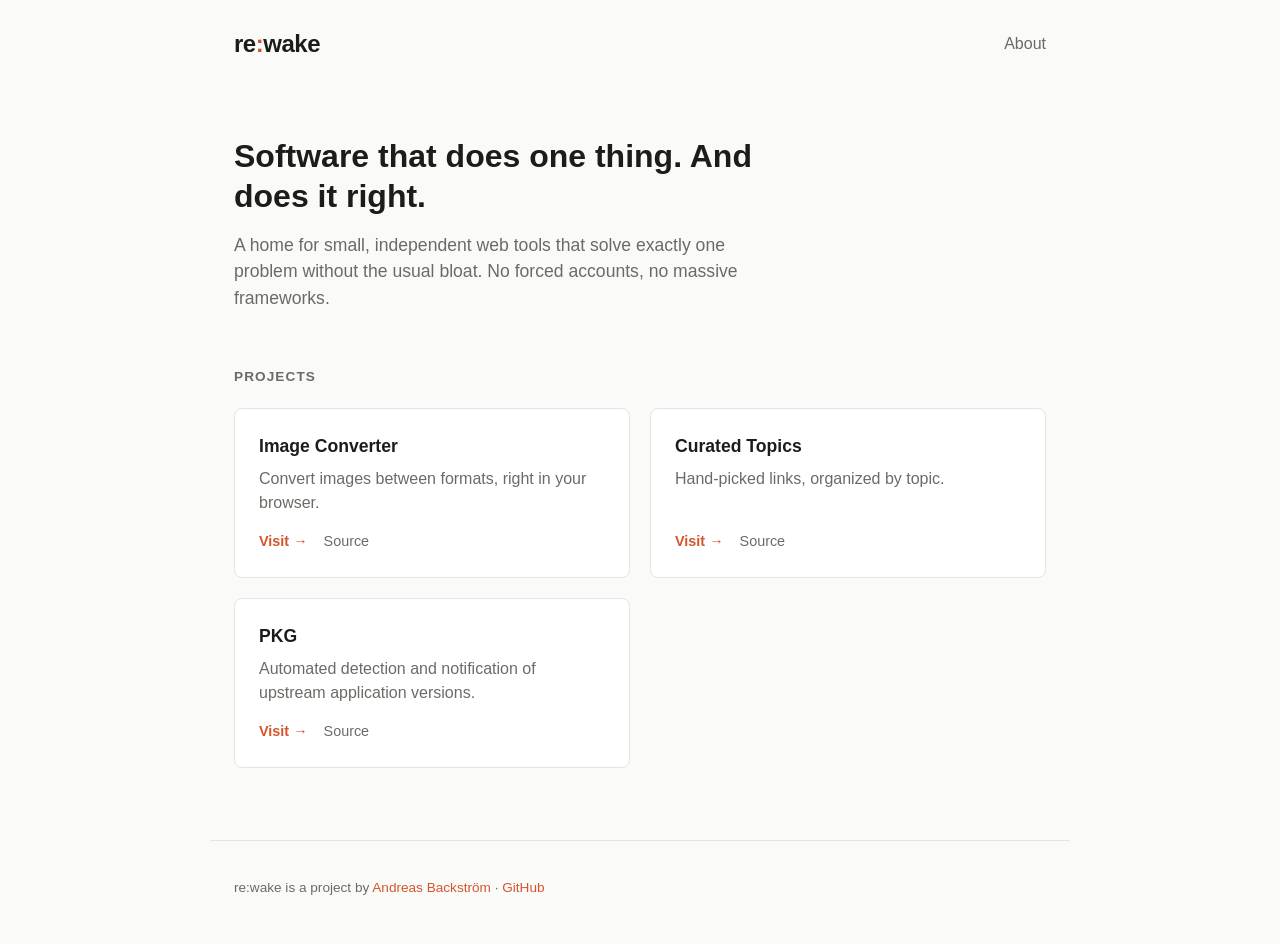
<file: index.html>
<!DOCTYPE html>
<html lang="en">
<head>
  <meta charset="UTF-8">
  <meta name="viewport" content="width=device-width, initial-scale=1.0">
  <title>re:wake — software that do one thing right</title>
  <meta name="description" content="re:wake builds small, focused tools that do one thing and do it right. No bloat, no feature creep.">
  <link rel="icon" href="assets/favicon.svg" type="image/svg+xml">
  <link rel="stylesheet" href="css/style.css">
</head>
<body>
  <header class="site-header">
    <a class="wordmark" href="/">re<span class="colon">:</span>wake</a>
    <nav class="site-nav"><a href="/about/">About</a></nav>
  </header>

  <main>
    <section class="hero">
      <h1>Software that does one thing. And does it right.</h1>
      <p class="lede">A home for small, independent web tools that solve exactly one problem without the usual bloat. No forced accounts, no massive frameworks.</p>
    </section>

    <section class="projects">
      <h2>Projects</h2>
      <div class="project-grid">
        <article class="project-card">
          <h3><a href="https://converter.rewake.org">Image Converter</a></h3>
          <p>Convert images between formats, right in your browser.</p>
          <div class="card-links">
            <a class="visit-link" href="https://converter.rewake.org">Visit →</a>
            <a class="source-link" href="https://github.com/Mozzo1000/image-converter">Source</a>
          </div>
        </article>

        <article class="project-card">
          <h3><a href="https://links.rewake.org">Curated Topics</a></h3>
          <p>Hand-picked links, organized by topic.</p>
          <div class="card-links">
            <a class="visit-link" href="https://links.rewake.org">Visit →</a>
            <a class="source-link" href="https://github.com/Mozzo1000/curated-topics">Source</a>
          </div>
        </article>

        <article class="project-card">
          <h3><a href="https://pkg.rewake.org">PKG</a></h3>
          <p>Automated detection and notification of upstream application versions.</p>
          <div class="card-links">
            <a class="visit-link" href="https://pkg.rewake.org">Visit →</a>
            <a class="source-link" href="https://github.com/Mozzo1000/pkg">Source</a>
          </div>
        </article>
      </div>
    </section>
  </main>

  <footer class="site-footer">
    <p>re:wake is a project by <a href="https://andreasbackstrom.se">Andreas Backström</a> &middot; <a href="https://github.com/Mozzo1000">GitHub</a></p>
  </footer>
</body>
</html>
</file>
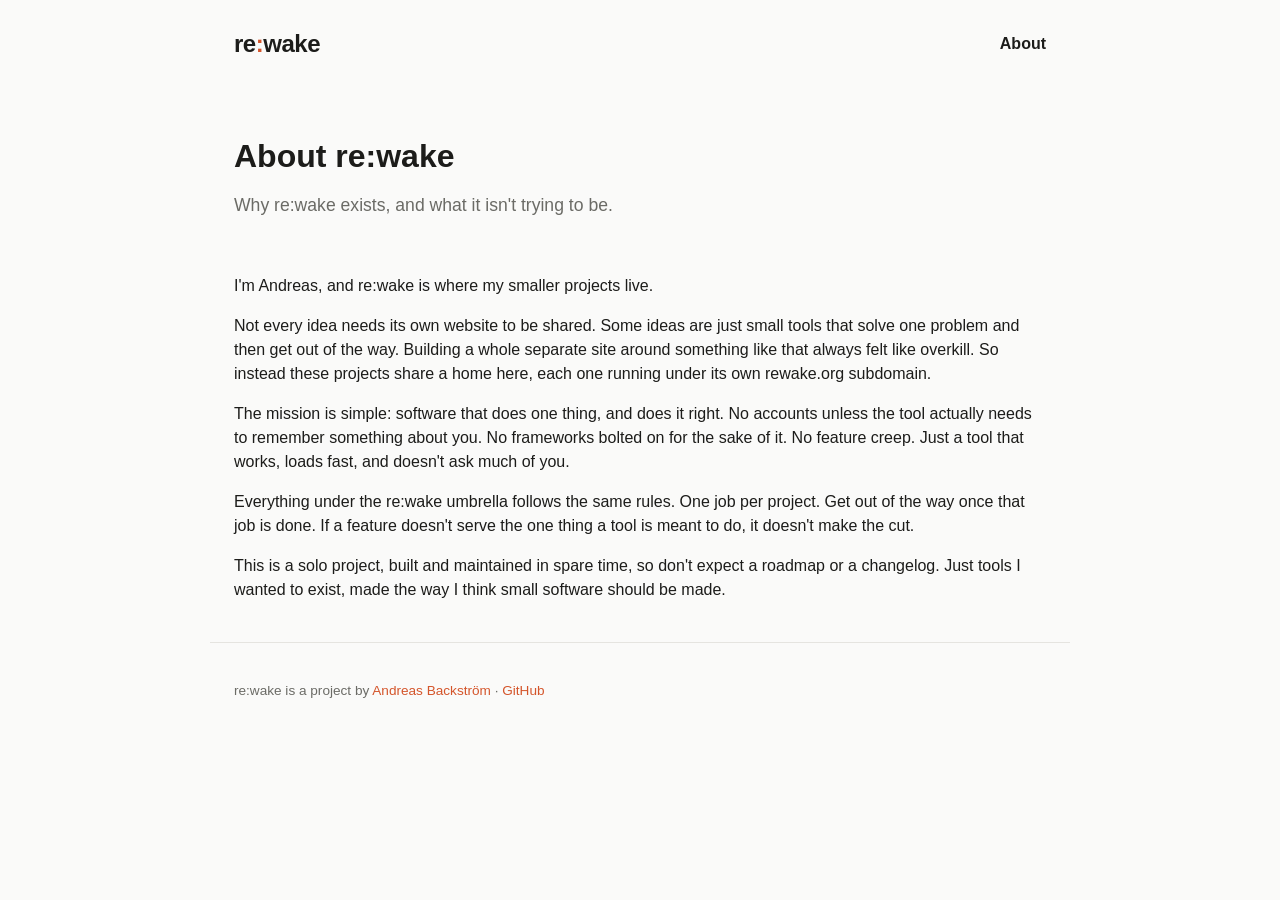
<file: about/index.html>
<!DOCTYPE html>
<html lang="en">
<head>
  <meta charset="UTF-8">
  <meta name="viewport" content="width=device-width, initial-scale=1.0">
  <title>About — re:wake</title>
  <meta name="description" content="re:wake is a home for small projects that don't need their own domain or website.">
  <link rel="icon" href="/assets/favicon.svg" type="image/svg+xml">
  <link rel="stylesheet" href="/css/style.css">
</head>
<body>
  <header class="site-header">
    <a class="wordmark" href="/">re<span class="colon">:</span>wake</a>
    <nav class="site-nav"><a href="/about/" aria-current="page">About</a></nav>
  </header>

  <main>
    <section class="hero">
      <h1>About re:wake</h1>
      <p class="lede">Why re:wake exists, and what it isn't trying to be.</p>
    </section>

    <section class="about-body">
      <p>I'm Andreas, and re:wake is where my smaller projects live.</p>
      <p>Not every idea needs its own website to be shared. Some ideas are just small tools that solve one problem and then get out of the way. Building a whole separate site around something like that always felt like overkill. So instead these projects share a home here, each one running under its own rewake.org subdomain.</p>
      <p>The mission is simple: software that does one thing, and does it right. No accounts unless the tool actually needs to remember something about you. No frameworks bolted on for the sake of it. No feature creep. Just a tool that works, loads fast, and doesn't ask much of you.</p>
      <p>Everything under the re:wake umbrella follows the same rules. One job per project. Get out of the way once that job is done. If a feature doesn't serve the one thing a tool is meant to do, it doesn't make the cut.</p>
      <p>This is a solo project, built and maintained in spare time, so don't expect a roadmap or a changelog. Just tools I wanted to exist, made the way I think small software should be made.</p>
    </section>
  </main>

  <footer class="site-footer">
    <p>re:wake is a project by <a href="https://andreasbackstrom.se">Andreas Backström</a> &middot; <a href="https://github.com/Mozzo1000">GitHub</a></p>
  </footer>
</body>
</html>
</file>
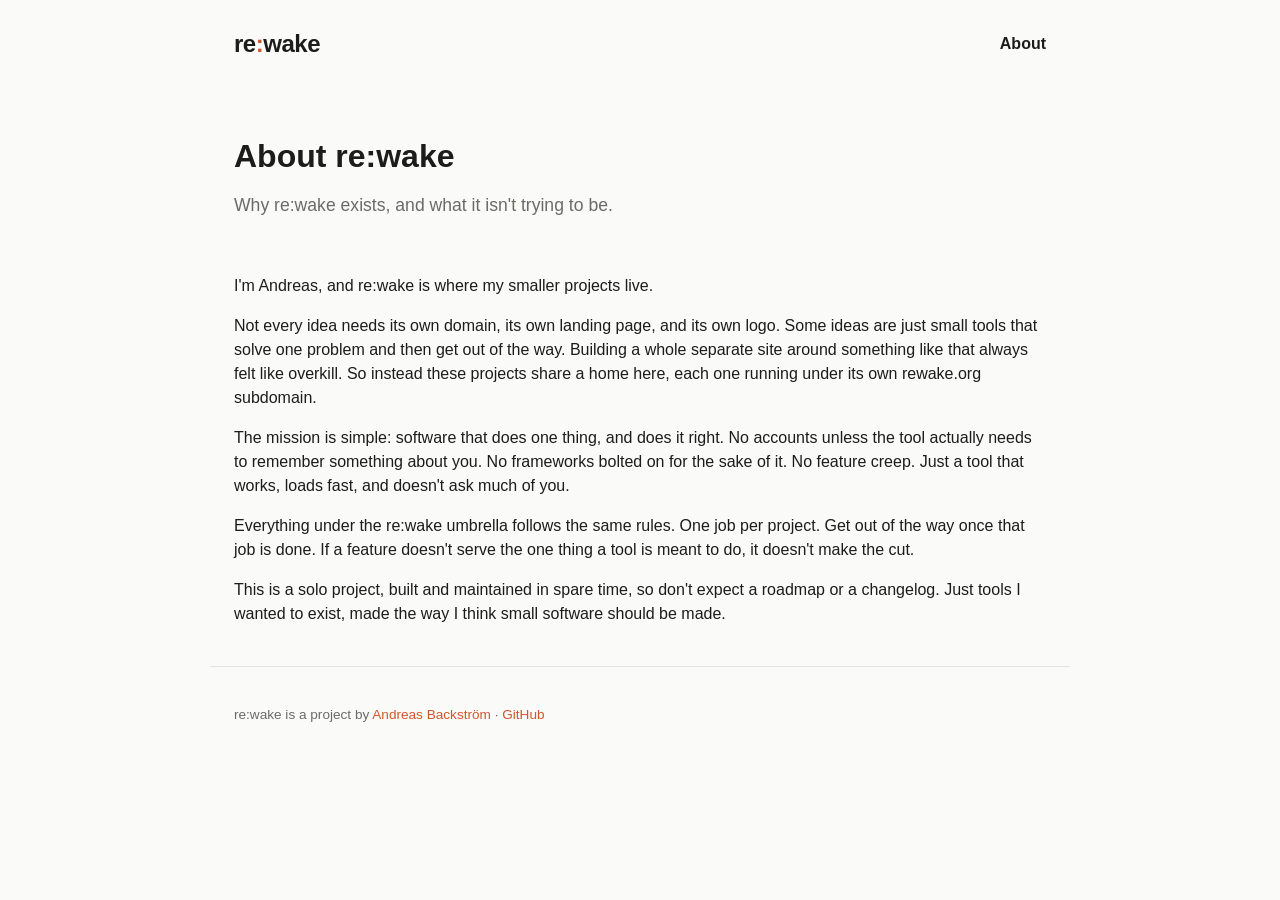
<file: about.html>
<!DOCTYPE html>
<html lang="en">
<head>
  <meta charset="UTF-8">
  <meta name="viewport" content="width=device-width, initial-scale=1.0">
  <title>About — re:wake</title>
  <meta name="description" content="re:wake is a home for small projects that don't need their own domain or website.">
  <link rel="icon" href="assets/favicon.svg" type="image/svg+xml">
  <link rel="stylesheet" href="css/style.css">
</head>
<body>
  <header class="site-header">
    <a class="wordmark" href="/">re<span class="colon">:</span>wake</a>
    <nav class="site-nav"><a href="/about.html" aria-current="page">About</a></nav>
  </header>

  <main>
    <section class="hero">
      <h1>About re:wake</h1>
      <p class="lede">Why re:wake exists, and what it isn't trying to be.</p>
    </section>

    <section class="about-body">
      <p>I'm Andreas, and re:wake is where my smaller projects live.</p>
      <p>Not every idea needs its own domain, its own landing page, and its own logo. Some ideas are just small tools that solve one problem and then get out of the way. Building a whole separate site around something like that always felt like overkill. So instead these projects share a home here, each one running under its own rewake.org subdomain.</p>
      <p>The mission is simple: software that does one thing, and does it right. No accounts unless the tool actually needs to remember something about you. No frameworks bolted on for the sake of it. No feature creep. Just a tool that works, loads fast, and doesn't ask much of you.</p>
      <p>Everything under the re:wake umbrella follows the same rules. One job per project. Get out of the way once that job is done. If a feature doesn't serve the one thing a tool is meant to do, it doesn't make the cut.</p>
      <p>This is a solo project, built and maintained in spare time, so don't expect a roadmap or a changelog. Just tools I wanted to exist, made the way I think small software should be made.</p>
    </section>
  </main>

  <footer class="site-footer">
    <p>re:wake is a project by <a href="https://andreasbackstrom.se">Andreas Backström</a> &middot; <a href="https://github.com/Mozzo1000">GitHub</a></p>
  </footer>
</body>
</html>
</file>
<file: css/style.css>
:root {
  --bg: #fafaf9;
  --fg: #1c1c1a;
  --muted: #6b6b66;
  --accent: #d4552b;
  --border: #e5e4e0;
  --max-width: 860px;
}

* {
  box-sizing: border-box;
}

body {
  margin: 0;
  font-family: -apple-system, BlinkMacSystemFont, "Segoe UI", Roboto, Helvetica, Arial, sans-serif;
  background: var(--bg);
  color: var(--fg);
  line-height: 1.5;
}

a {
  color: var(--accent);
  text-decoration: none;
}

a:hover {
  text-decoration: underline;
}

.site-header,
main,
.site-footer {
  max-width: var(--max-width);
  margin: 0 auto;
  padding: 1.5rem 1.5rem;
}

.site-header {
  display: flex;
  align-items: center;
  justify-content: space-between;
}

.wordmark {
  font-size: 1.5rem;
  font-weight: 700;
  color: var(--fg);
  letter-spacing: -0.02em;
}

.site-nav a {
  color: var(--muted);
  font-size: 1rem;
  padding: 0.5rem 0;
  display: inline-block;
}

.site-nav a[aria-current="page"] {
  color: var(--fg);
  font-weight: 600;
}

.colon {
  color: var(--accent);
}

.hero {
  padding: 1.5rem 0 2.5rem;
}

.hero h1 {
  font-size: 2rem;
  line-height: 1.25;
  margin: 0 0 1rem;
  max-width: 30ch;
}

.lede {
  font-size: 1.1rem;
  color: var(--muted);
  max-width: 55ch;
  margin: 0;
}

.projects {
  padding: 1rem 0 3rem;
}

.projects h2 {
  font-size: 0.85rem;
  text-transform: uppercase;
  letter-spacing: 0.08em;
  color: var(--muted);
  margin: 0 0 1.25rem;
}

.project-grid {
  display: grid;
  grid-template-columns: repeat(auto-fit, minmax(280px, 1fr));
  gap: 1.25rem;
}

.project-card {
  display: flex;
  flex-direction: column;
  border: 1px solid var(--border);
  border-radius: 8px;
  padding: 1.5rem;
  background: #fff;
}

.project-card h3 {
  margin: 0 0 0.5rem;
  font-size: 1.1rem;
}

.project-card h3 a {
  color: var(--fg);
}

.project-card p {
  margin: 0 0 1rem;
  color: var(--muted);
}

.card-links {
  display: flex;
  gap: 1rem;
  align-items: center;
  font-size: 0.9rem;
  margin-top: auto;
}

.visit-link {
  font-weight: 600;
}

.source-link {
  color: var(--muted);
}

.site-footer {
  border-top: 1px solid var(--border);
  padding-top: 1.5rem;
  padding-bottom: 2rem;
  font-size: 0.85rem;
  color: var(--muted);
}
</file>
